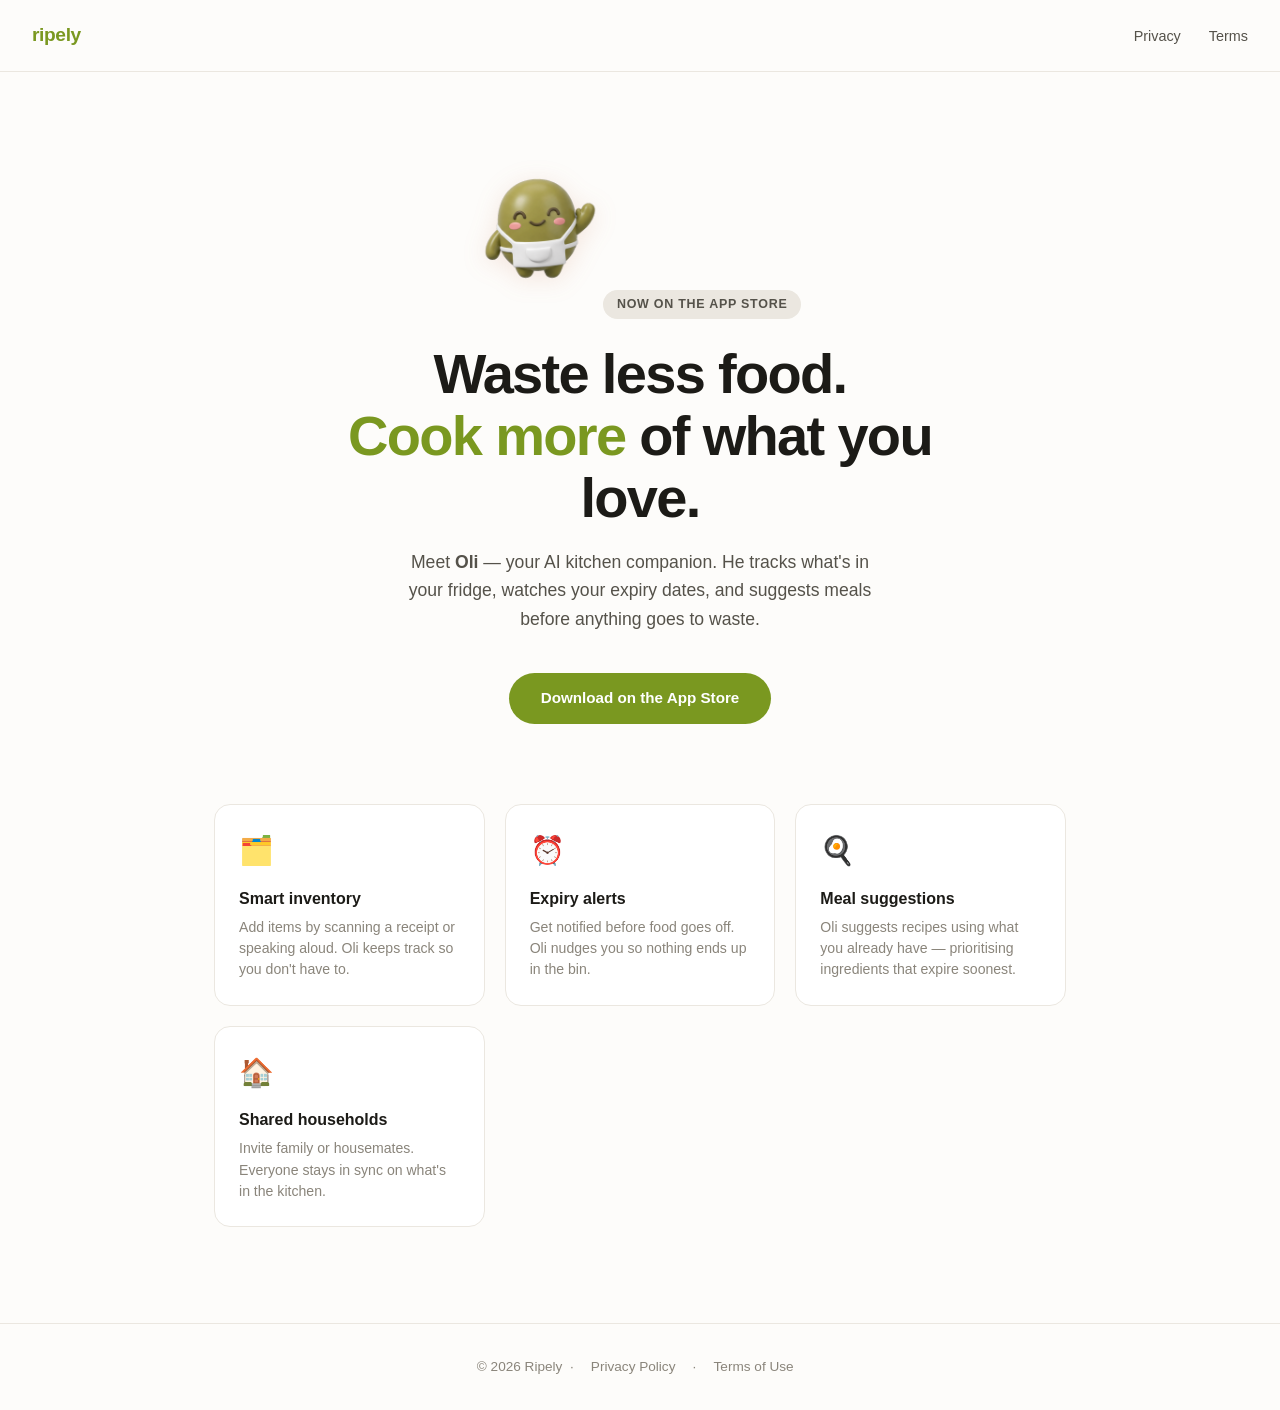
<file: index.html>
<!DOCTYPE html>
<html lang="en">
<head>
  <meta charset="UTF-8" />
  <meta name="viewport" content="width=device-width, initial-scale=1.0" />
  <title>Ripely — Eat it at its best</title>
  <meta name="description" content="Ripely tracks your kitchen, watches expiry dates, and suggests meals so you eat things at their ripest. Meet Oli, your kitchen companion." />
  <link rel="stylesheet" href="style.css" />
</head>
<body>

  <nav>
    <div class="nav-brand"><span>ripely</span></div>
    <ul>
      <li><a href="privacy/">Privacy</a></li>
      <li><a href="terms/">Terms</a></li>
    </ul>
  </nav>

  <section class="hero">
    <img src="oli.png" alt="Oli" class="oli-hero" />
    <div class="hero-badge">Now on the App Store</div>
    <h1>Waste less food.<br /><em>Cook more</em> of what you love.</h1>
    <p>Meet <strong>Oli</strong> — your AI kitchen companion. He tracks what's in your fridge, watches your expiry dates, and suggests meals before anything goes to waste.</p>
    <a href="https://apps.apple.com/ch/app/ripely-pantry-recipes/id6787160956?l=en-GB" class="btn">Download on the App Store</a>
  </section>

  <section class="features">
    <div class="feature-card">
      <div class="icon">🗂️</div>
      <h3>Smart inventory</h3>
      <p>Add items by scanning a receipt or speaking aloud. Oli keeps track so you don't have to.</p>
    </div>
    <div class="feature-card">
      <div class="icon">⏰</div>
      <h3>Expiry alerts</h3>
      <p>Get notified before food goes off. Oli nudges you so nothing ends up in the bin.</p>
    </div>
    <div class="feature-card">
      <div class="icon">🍳</div>
      <h3>Meal suggestions</h3>
      <p>Oli suggests recipes using what you already have — prioritising ingredients that expire soonest.</p>
    </div>
    <div class="feature-card">
      <div class="icon">🏠</div>
      <h3>Shared households</h3>
      <p>Invite family or housemates. Everyone stays in sync on what's in the kitchen.</p>
    </div>
  </section>

  <footer>
    <p>&copy; 2026 Ripely &nbsp;·&nbsp; <a href="privacy/">Privacy Policy</a> &nbsp;·&nbsp; <a href="terms/">Terms of Use</a></p>
  </footer>

</body>
</html>
</file>
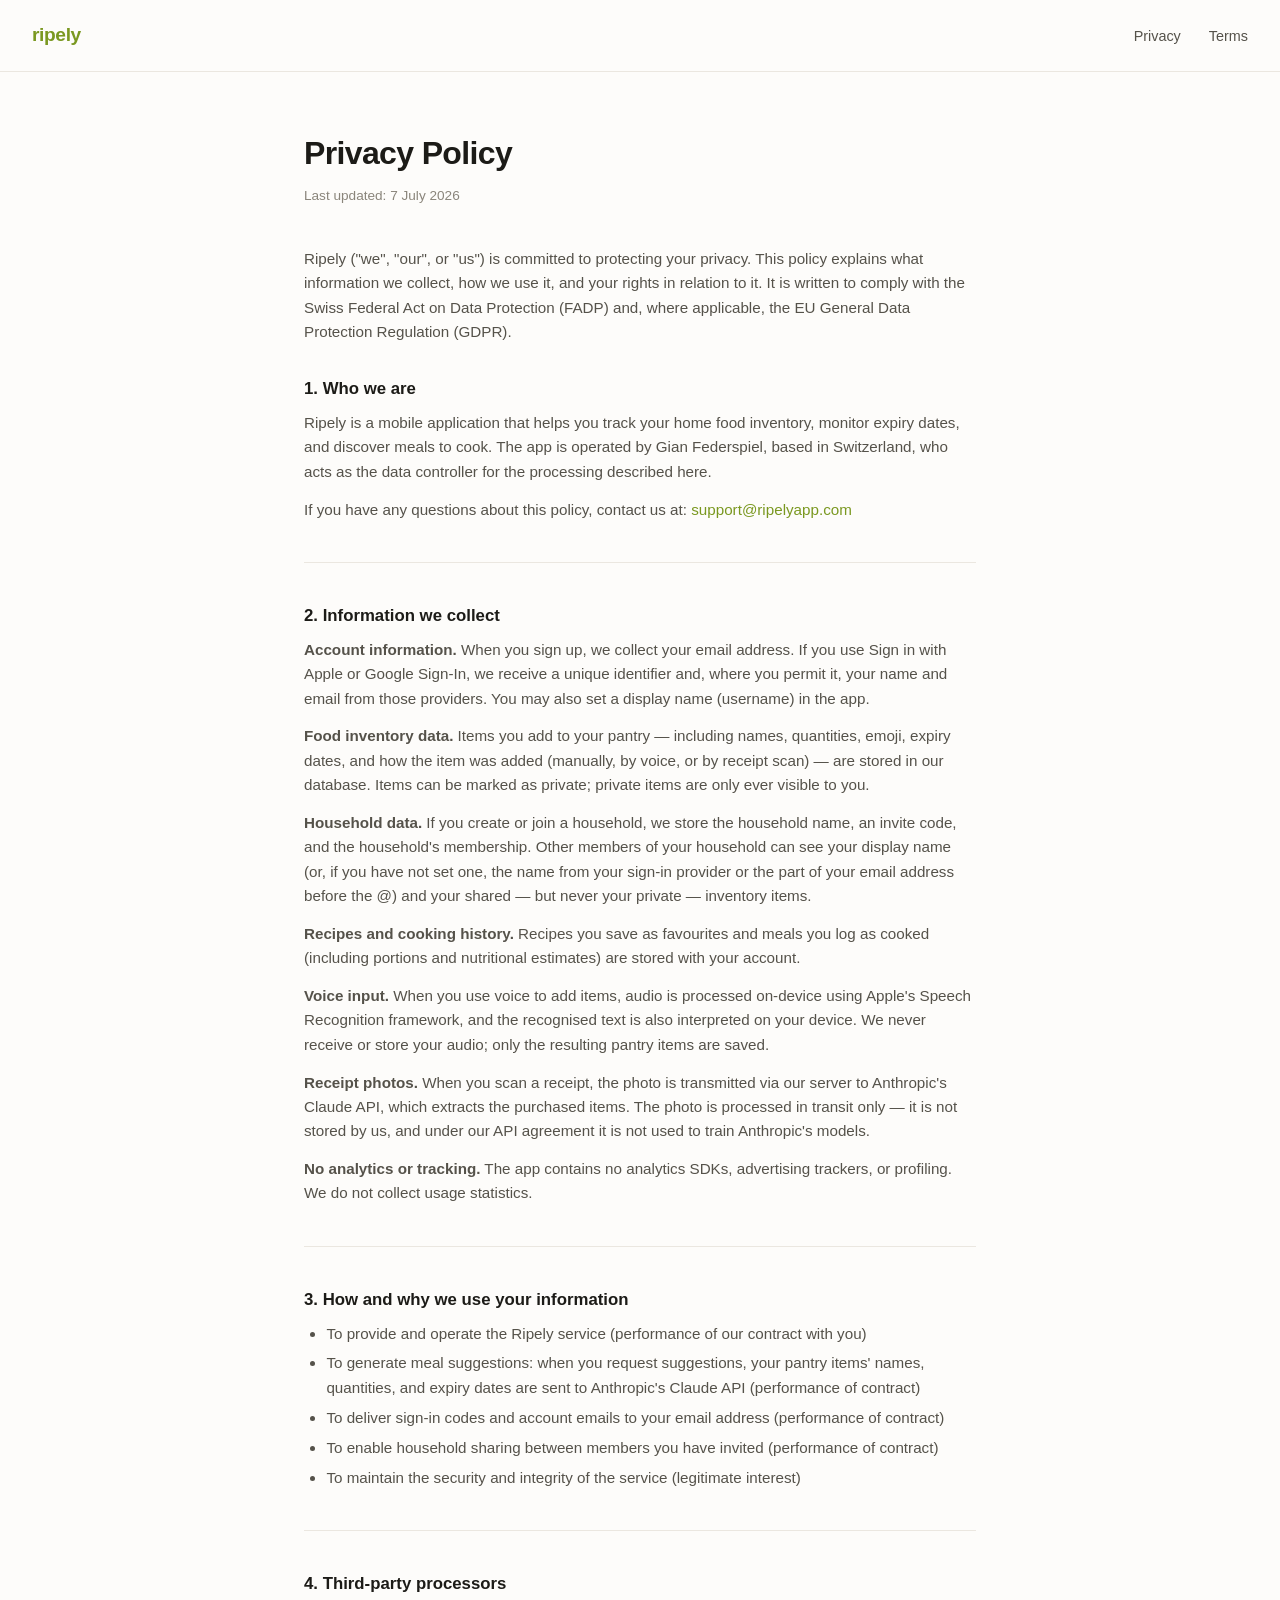
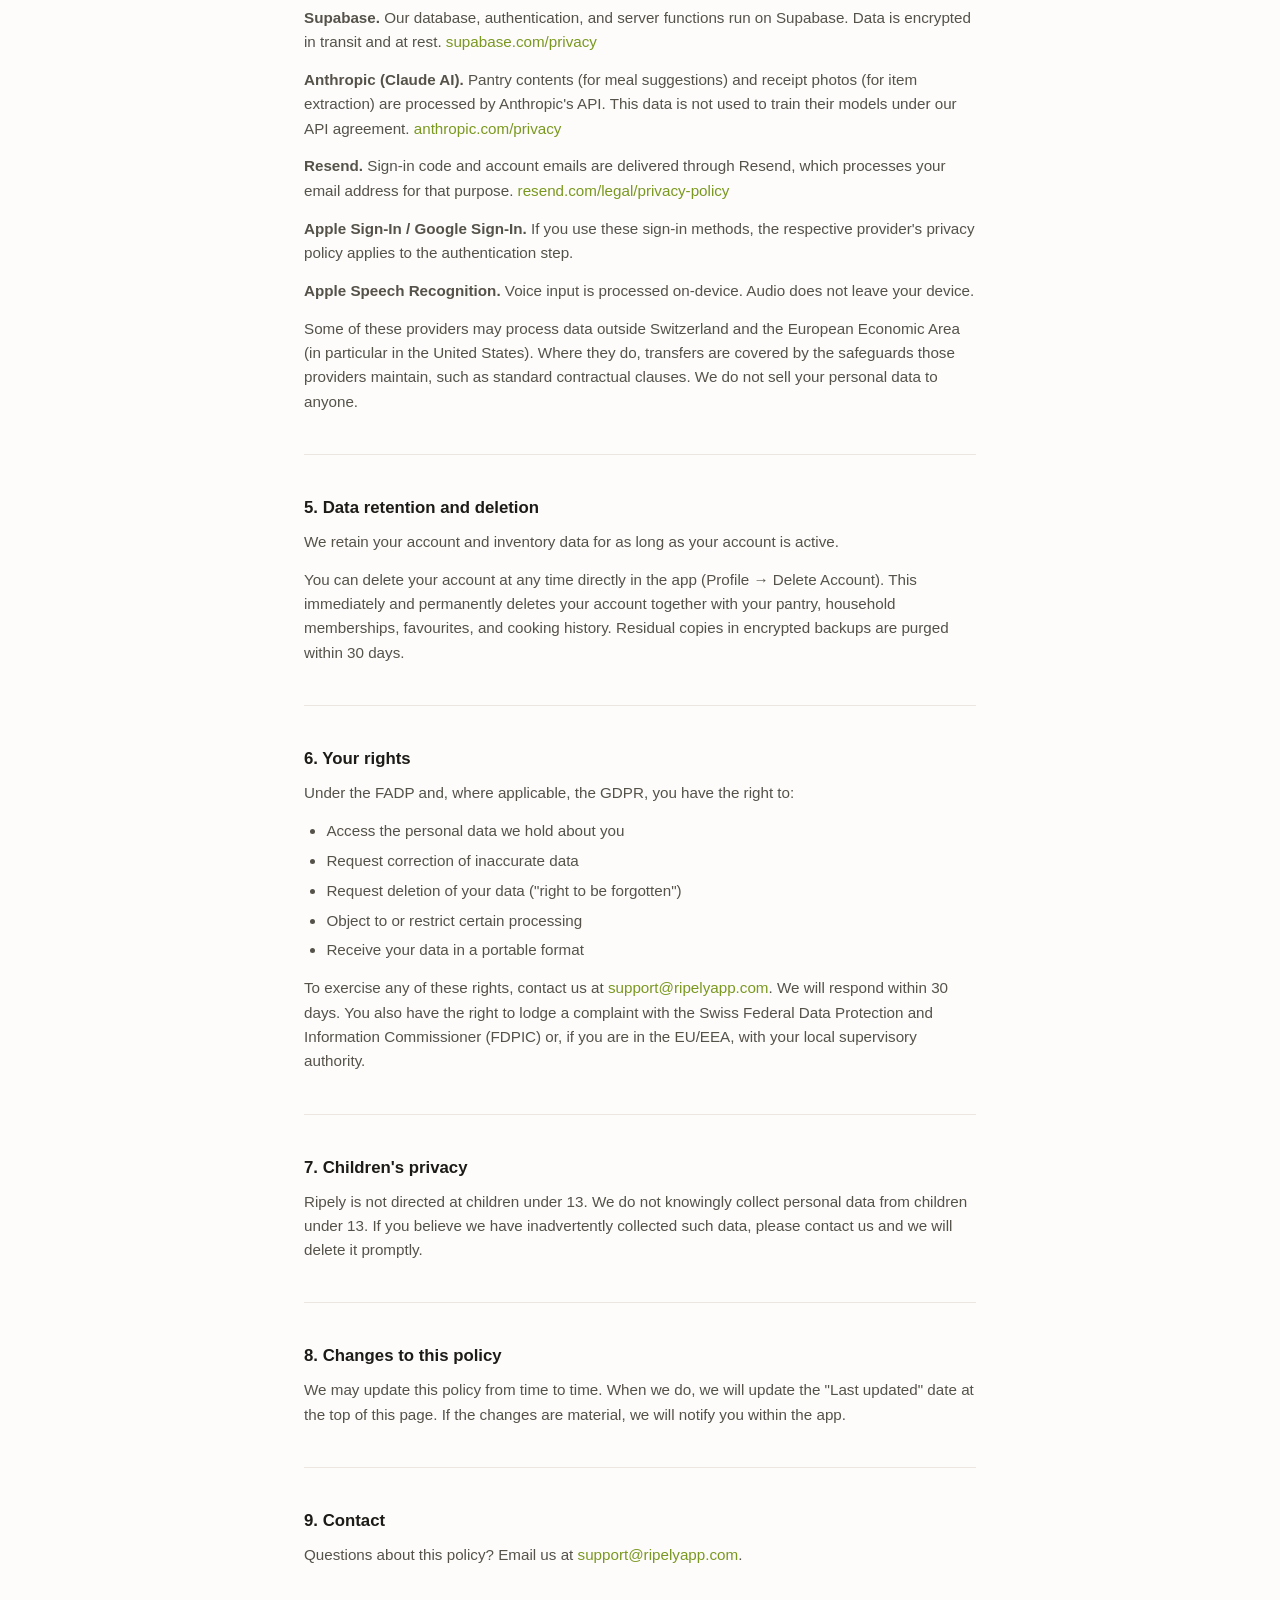
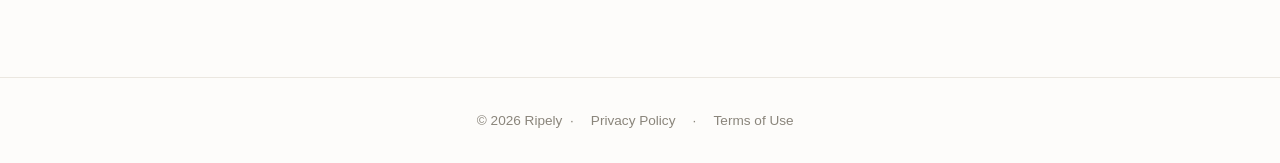
<file: privacy/index.html>
<!DOCTYPE html>
<html lang="en">
<head>
  <meta charset="UTF-8" />
  <meta name="viewport" content="width=device-width, initial-scale=1.0" />
  <title>Privacy Policy — Ripely</title>
  <link rel="stylesheet" href="../style.css" />
</head>
<body>

  <nav>
    <a class="nav-brand" href="../"><span>ripely</span></a>
    <ul>
      <li><a href="../privacy/">Privacy</a></li>
      <li><a href="../terms/">Terms</a></li>
    </ul>
  </nav>

  <div class="legal-wrap">
    <h1>Privacy Policy</h1>
    <p class="updated">Last updated: 7 July 2026</p>

    <p>Ripely ("we", "our", or "us") is committed to protecting your privacy. This policy explains what information we collect, how we use it, and your rights in relation to it. It is written to comply with the Swiss Federal Act on Data Protection (FADP) and, where applicable, the EU General Data Protection Regulation (GDPR).</p>

    <h2>1. Who we are</h2>
    <p>Ripely is a mobile application that helps you track your home food inventory, monitor expiry dates, and discover meals to cook. The app is operated by Gian Federspiel, based in Switzerland, who acts as the data controller for the processing described here.</p>
    <p>If you have any questions about this policy, contact us at: <a href="mailto:support@ripelyapp.com">support@ripelyapp.com</a></p>

    <hr class="section-divider" />

    <h2>2. Information we collect</h2>

    <p><strong>Account information.</strong> When you sign up, we collect your email address. If you use Sign in with Apple or Google Sign-In, we receive a unique identifier and, where you permit it, your name and email from those providers. You may also set a display name (username) in the app.</p>

    <p><strong>Food inventory data.</strong> Items you add to your pantry — including names, quantities, emoji, expiry dates, and how the item was added (manually, by voice, or by receipt scan) — are stored in our database. Items can be marked as private; private items are only ever visible to you.</p>

    <p><strong>Household data.</strong> If you create or join a household, we store the household name, an invite code, and the household's membership. Other members of your household can see your display name (or, if you have not set one, the name from your sign-in provider or the part of your email address before the @) and your shared — but never your private — inventory items.</p>

    <p><strong>Recipes and cooking history.</strong> Recipes you save as favourites and meals you log as cooked (including portions and nutritional estimates) are stored with your account.</p>

    <p><strong>Voice input.</strong> When you use voice to add items, audio is processed on-device using Apple's Speech Recognition framework, and the recognised text is also interpreted on your device. We never receive or store your audio; only the resulting pantry items are saved.</p>

    <p><strong>Receipt photos.</strong> When you scan a receipt, the photo is transmitted via our server to Anthropic's Claude API, which extracts the purchased items. The photo is processed in transit only — it is not stored by us, and under our API agreement it is not used to train Anthropic's models.</p>

    <p><strong>No analytics or tracking.</strong> The app contains no analytics SDKs, advertising trackers, or profiling. We do not collect usage statistics.</p>

    <hr class="section-divider" />

    <h2>3. How and why we use your information</h2>
    <ul>
      <li>To provide and operate the Ripely service (performance of our contract with you)</li>
      <li>To generate meal suggestions: when you request suggestions, your pantry items' names, quantities, and expiry dates are sent to Anthropic's Claude API (performance of contract)</li>
      <li>To deliver sign-in codes and account emails to your email address (performance of contract)</li>
      <li>To enable household sharing between members you have invited (performance of contract)</li>
      <li>To maintain the security and integrity of the service (legitimate interest)</li>
    </ul>

    <hr class="section-divider" />

    <h2>4. Third-party processors</h2>

    <p><strong>Supabase.</strong> Our database, authentication, and server functions run on Supabase. Data is encrypted in transit and at rest. <a href="https://supabase.com/privacy" target="_blank" rel="noopener">supabase.com/privacy</a></p>

    <p><strong>Anthropic (Claude AI).</strong> Pantry contents (for meal suggestions) and receipt photos (for item extraction) are processed by Anthropic's API. This data is not used to train their models under our API agreement. <a href="https://www.anthropic.com/privacy" target="_blank" rel="noopener">anthropic.com/privacy</a></p>

    <p><strong>Resend.</strong> Sign-in code and account emails are delivered through Resend, which processes your email address for that purpose. <a href="https://resend.com/legal/privacy-policy" target="_blank" rel="noopener">resend.com/legal/privacy-policy</a></p>

    <p><strong>Apple Sign-In / Google Sign-In.</strong> If you use these sign-in methods, the respective provider's privacy policy applies to the authentication step.</p>

    <p><strong>Apple Speech Recognition.</strong> Voice input is processed on-device. Audio does not leave your device.</p>

    <p>Some of these providers may process data outside Switzerland and the European Economic Area (in particular in the United States). Where they do, transfers are covered by the safeguards those providers maintain, such as standard contractual clauses. We do not sell your personal data to anyone.</p>

    <hr class="section-divider" />

    <h2>5. Data retention and deletion</h2>
    <p>We retain your account and inventory data for as long as your account is active.</p>
    <p>You can delete your account at any time directly in the app (Profile → Delete Account). This immediately and permanently deletes your account together with your pantry, household memberships, favourites, and cooking history. Residual copies in encrypted backups are purged within 30 days.</p>

    <hr class="section-divider" />

    <h2>6. Your rights</h2>
    <p>Under the FADP and, where applicable, the GDPR, you have the right to:</p>
    <ul>
      <li>Access the personal data we hold about you</li>
      <li>Request correction of inaccurate data</li>
      <li>Request deletion of your data ("right to be forgotten")</li>
      <li>Object to or restrict certain processing</li>
      <li>Receive your data in a portable format</li>
    </ul>
    <p>To exercise any of these rights, contact us at <a href="mailto:support@ripelyapp.com">support@ripelyapp.com</a>. We will respond within 30 days. You also have the right to lodge a complaint with the Swiss Federal Data Protection and Information Commissioner (FDPIC) or, if you are in the EU/EEA, with your local supervisory authority.</p>

    <hr class="section-divider" />

    <h2>7. Children's privacy</h2>
    <p>Ripely is not directed at children under 13. We do not knowingly collect personal data from children under 13. If you believe we have inadvertently collected such data, please contact us and we will delete it promptly.</p>

    <hr class="section-divider" />

    <h2>8. Changes to this policy</h2>
    <p>We may update this policy from time to time. When we do, we will update the "Last updated" date at the top of this page. If the changes are material, we will notify you within the app.</p>

    <hr class="section-divider" />

    <h2>9. Contact</h2>
    <p>Questions about this policy? Email us at <a href="mailto:support@ripelyapp.com">support@ripelyapp.com</a>.</p>
  </div>

  <footer>
    <p>&copy; 2026 Ripely &nbsp;·&nbsp; <a href="../privacy/">Privacy Policy</a> &nbsp;·&nbsp; <a href="../terms/">Terms of Use</a></p>
  </footer>

</body>
</html>
</file>
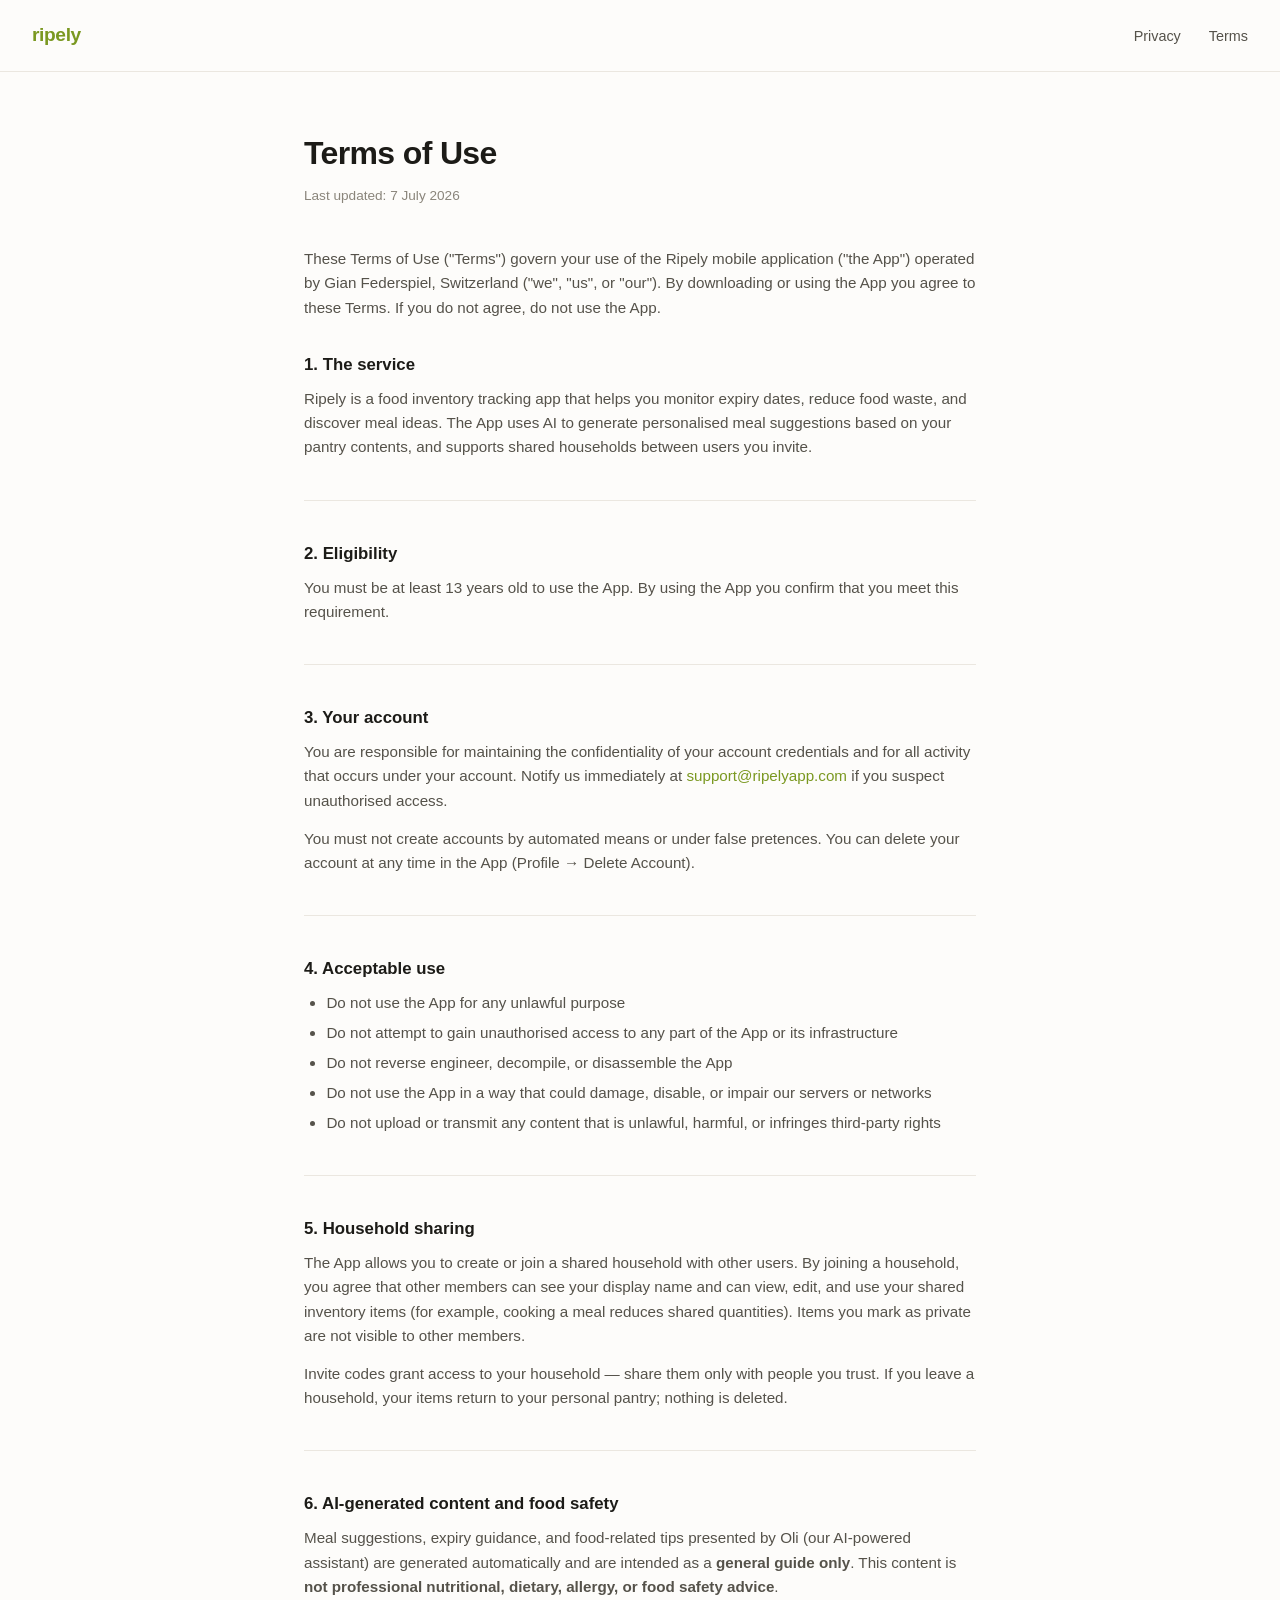
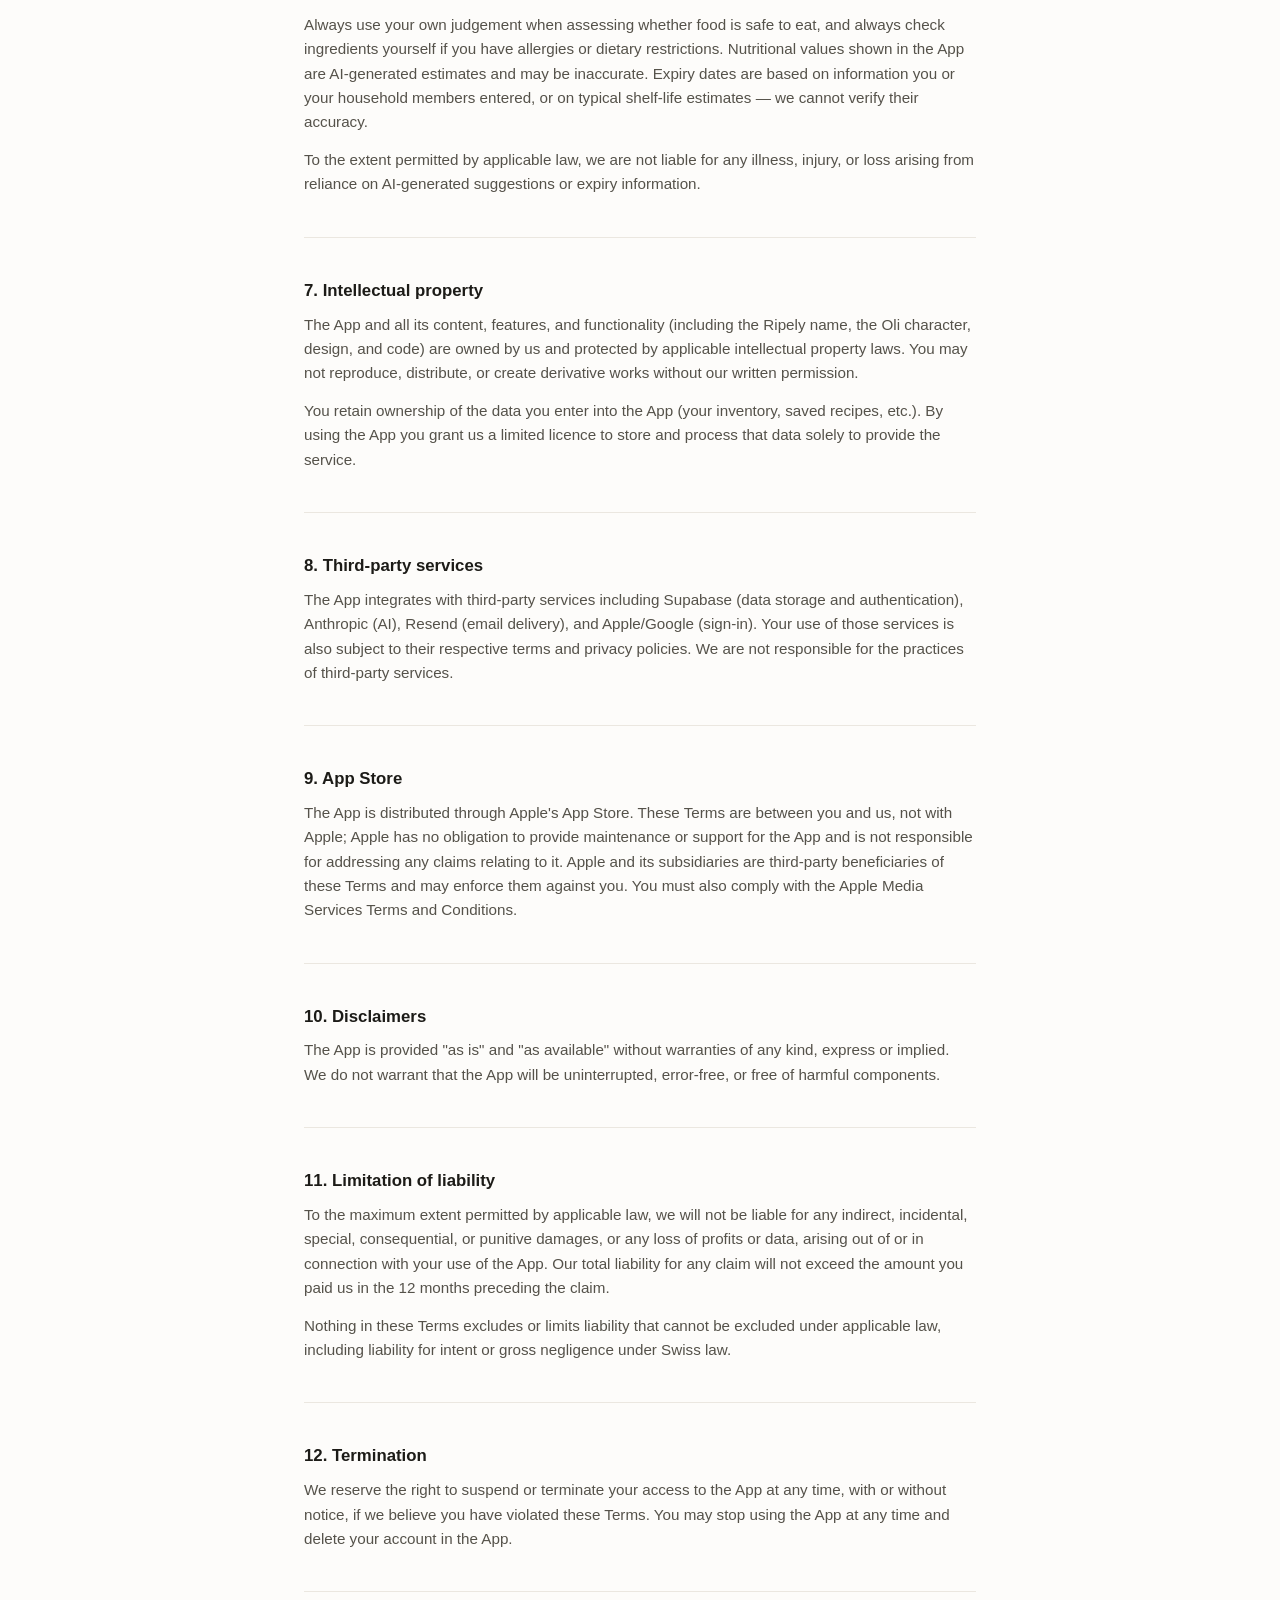
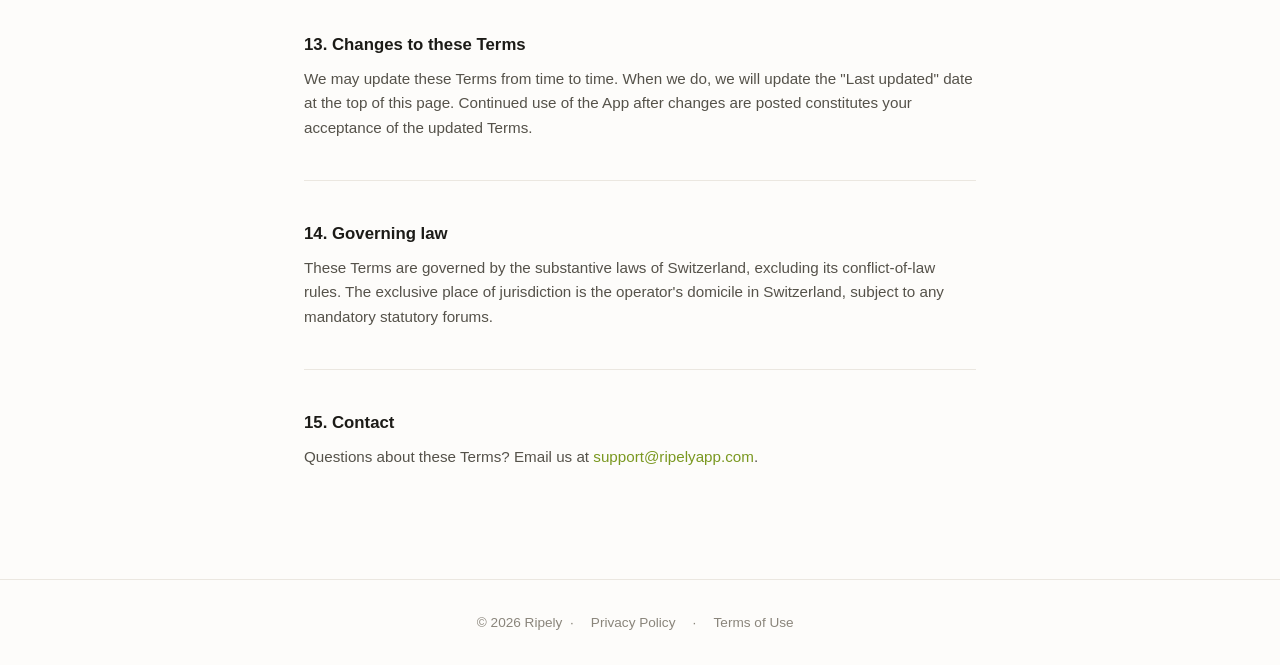
<file: terms/index.html>
<!DOCTYPE html>
<html lang="en">
<head>
  <meta charset="UTF-8" />
  <meta name="viewport" content="width=device-width, initial-scale=1.0" />
  <title>Terms of Use — Ripely</title>
  <link rel="stylesheet" href="../style.css" />
</head>
<body>

  <nav>
    <a class="nav-brand" href="../"><span>ripely</span></a>
    <ul>
      <li><a href="../privacy/">Privacy</a></li>
      <li><a href="../terms/">Terms</a></li>
    </ul>
  </nav>

  <div class="legal-wrap">
    <h1>Terms of Use</h1>
    <p class="updated">Last updated: 7 July 2026</p>

    <p>These Terms of Use ("Terms") govern your use of the Ripely mobile application ("the App") operated by Gian Federspiel, Switzerland ("we", "us", or "our"). By downloading or using the App you agree to these Terms. If you do not agree, do not use the App.</p>

    <h2>1. The service</h2>
    <p>Ripely is a food inventory tracking app that helps you monitor expiry dates, reduce food waste, and discover meal ideas. The App uses AI to generate personalised meal suggestions based on your pantry contents, and supports shared households between users you invite.</p>

    <hr class="section-divider" />

    <h2>2. Eligibility</h2>
    <p>You must be at least 13 years old to use the App. By using the App you confirm that you meet this requirement.</p>

    <hr class="section-divider" />

    <h2>3. Your account</h2>
    <p>You are responsible for maintaining the confidentiality of your account credentials and for all activity that occurs under your account. Notify us immediately at <a href="mailto:support@ripelyapp.com">support@ripelyapp.com</a> if you suspect unauthorised access.</p>
    <p>You must not create accounts by automated means or under false pretences. You can delete your account at any time in the App (Profile → Delete Account).</p>

    <hr class="section-divider" />

    <h2>4. Acceptable use</h2>
    <ul>
      <li>Do not use the App for any unlawful purpose</li>
      <li>Do not attempt to gain unauthorised access to any part of the App or its infrastructure</li>
      <li>Do not reverse engineer, decompile, or disassemble the App</li>
      <li>Do not use the App in a way that could damage, disable, or impair our servers or networks</li>
      <li>Do not upload or transmit any content that is unlawful, harmful, or infringes third-party rights</li>
    </ul>

    <hr class="section-divider" />

    <h2>5. Household sharing</h2>
    <p>The App allows you to create or join a shared household with other users. By joining a household, you agree that other members can see your display name and can view, edit, and use your shared inventory items (for example, cooking a meal reduces shared quantities). Items you mark as private are not visible to other members.</p>
    <p>Invite codes grant access to your household — share them only with people you trust. If you leave a household, your items return to your personal pantry; nothing is deleted.</p>

    <hr class="section-divider" />

    <h2>6. AI-generated content and food safety</h2>
    <p>Meal suggestions, expiry guidance, and food-related tips presented by Oli (our AI-powered assistant) are generated automatically and are intended as a <strong>general guide only</strong>. This content is <strong>not professional nutritional, dietary, allergy, or food safety advice</strong>.</p>
    <p>Always use your own judgement when assessing whether food is safe to eat, and always check ingredients yourself if you have allergies or dietary restrictions. Nutritional values shown in the App are AI-generated estimates and may be inaccurate. Expiry dates are based on information you or your household members entered, or on typical shelf-life estimates — we cannot verify their accuracy.</p>
    <p>To the extent permitted by applicable law, we are not liable for any illness, injury, or loss arising from reliance on AI-generated suggestions or expiry information.</p>

    <hr class="section-divider" />

    <h2>7. Intellectual property</h2>
    <p>The App and all its content, features, and functionality (including the Ripely name, the Oli character, design, and code) are owned by us and protected by applicable intellectual property laws. You may not reproduce, distribute, or create derivative works without our written permission.</p>
    <p>You retain ownership of the data you enter into the App (your inventory, saved recipes, etc.). By using the App you grant us a limited licence to store and process that data solely to provide the service.</p>

    <hr class="section-divider" />

    <h2>8. Third-party services</h2>
    <p>The App integrates with third-party services including Supabase (data storage and authentication), Anthropic (AI), Resend (email delivery), and Apple/Google (sign-in). Your use of those services is also subject to their respective terms and privacy policies. We are not responsible for the practices of third-party services.</p>

    <hr class="section-divider" />

    <h2>9. App Store</h2>
    <p>The App is distributed through Apple's App Store. These Terms are between you and us, not with Apple; Apple has no obligation to provide maintenance or support for the App and is not responsible for addressing any claims relating to it. Apple and its subsidiaries are third-party beneficiaries of these Terms and may enforce them against you. You must also comply with the Apple Media Services Terms and Conditions.</p>

    <hr class="section-divider" />

    <h2>10. Disclaimers</h2>
    <p>The App is provided "as is" and "as available" without warranties of any kind, express or implied. We do not warrant that the App will be uninterrupted, error-free, or free of harmful components.</p>

    <hr class="section-divider" />

    <h2>11. Limitation of liability</h2>
    <p>To the maximum extent permitted by applicable law, we will not be liable for any indirect, incidental, special, consequential, or punitive damages, or any loss of profits or data, arising out of or in connection with your use of the App. Our total liability for any claim will not exceed the amount you paid us in the 12 months preceding the claim.</p>
    <p>Nothing in these Terms excludes or limits liability that cannot be excluded under applicable law, including liability for intent or gross negligence under Swiss law.</p>

    <hr class="section-divider" />

    <h2>12. Termination</h2>
    <p>We reserve the right to suspend or terminate your access to the App at any time, with or without notice, if we believe you have violated these Terms. You may stop using the App at any time and delete your account in the App.</p>

    <hr class="section-divider" />

    <h2>13. Changes to these Terms</h2>
    <p>We may update these Terms from time to time. When we do, we will update the "Last updated" date at the top of this page. Continued use of the App after changes are posted constitutes your acceptance of the updated Terms.</p>

    <hr class="section-divider" />

    <h2>14. Governing law</h2>
    <p>These Terms are governed by the substantive laws of Switzerland, excluding its conflict-of-law rules. The exclusive place of jurisdiction is the operator's domicile in Switzerland, subject to any mandatory statutory forums.</p>

    <hr class="section-divider" />

    <h2>15. Contact</h2>
    <p>Questions about these Terms? Email us at <a href="mailto:support@ripelyapp.com">support@ripelyapp.com</a>.</p>
  </div>

  <footer>
    <p>&copy; 2026 Ripely &nbsp;·&nbsp; <a href="../privacy/">Privacy Policy</a> &nbsp;·&nbsp; <a href="../terms/">Terms of Use</a></p>
  </footer>

</body>
</html>
</file>
<file: style.css>
*, *::before, *::after { box-sizing: border-box; margin: 0; padding: 0; }

:root {
  /* Ripely design tokens v2.1 — mirrors the app's theme.js */
  --primary:    #7A9820;
  --primary-lt: #93B03B;
  --bg:         #FDFCFA;
  --bg-muted:   #F6F3EE;
  --border:     #EBE7E0;
  --ink:        #1C1B17;
  --ink-mid:    #55524A;
  --ink-lt:     #8A857B;
  --card:       #FFFFFF;
  --radius:     16px;
}

html { font-size: 16px; scroll-behavior: smooth; }

body {
  background: var(--bg);
  color: var(--ink);
  font-family: -apple-system, BlinkMacSystemFont, "Segoe UI", Roboto, sans-serif;
  line-height: 1.6;
  min-height: 100vh;
}

a { color: var(--primary); text-decoration: none; }
a:hover { text-decoration: underline; }

/* ── Nav ──────────────────────────────────────────────── */
nav {
  display: flex;
  align-items: center;
  justify-content: space-between;
  padding: 1.25rem 2rem;
  border-bottom: 1px solid var(--border);
  background: var(--bg);
  position: sticky;
  top: 0;
  z-index: 10;
}

.nav-brand {
  font-size: 1.2rem;
  font-weight: 700;
  color: var(--ink);
  letter-spacing: -0.02em;
}

.nav-brand span { color: var(--primary); }

nav ul {
  list-style: none;
  display: flex;
  gap: 1.75rem;
}

nav ul a {
  font-size: 0.9rem;
  color: var(--ink-mid);
  font-weight: 500;
}

nav ul a:hover { color: var(--primary); text-decoration: none; }

/* ── Hero ─────────────────────────────────────────────── */
.hero {
  text-align: center;
  padding: 6rem 1.5rem 5rem;
  max-width: 640px;
  margin: 0 auto;
}

.hero-badge {
  display: inline-block;
  background: var(--border);
  color: var(--ink-mid);
  font-size: 0.78rem;
  font-weight: 600;
  letter-spacing: 0.06em;
  text-transform: uppercase;
  padding: 0.3rem 0.85rem;
  border-radius: 99px;
  margin-bottom: 1.5rem;
}

.oli-hero {
  width: 120px;
  height: 120px;
  object-fit: contain;
  margin-bottom: 1.25rem;
  filter: drop-shadow(0 4px 12px rgba(196,98,58,0.15));
}

.hero h1 {
  font-size: clamp(2.4rem, 6vw, 3.5rem);
  font-weight: 800;
  letter-spacing: -0.03em;
  line-height: 1.1;
  color: var(--ink);
  margin-bottom: 1.25rem;
}

.hero h1 em {
  font-style: normal;
  color: var(--primary);
}

.hero p {
  font-size: 1.1rem;
  color: var(--ink-mid);
  max-width: 480px;
  margin: 0 auto 2.5rem;
}

.btn {
  display: inline-block;
  background: var(--primary);
  color: #fff;
  padding: 0.85rem 2rem;
  border-radius: 99px;
  font-weight: 600;
  font-size: 0.95rem;
  transition: background 0.15s;
}

.btn:hover { background: var(--primary-lt); text-decoration: none; }

.btn-outline {
  background: transparent;
  color: var(--primary);
  border: 1.5px solid var(--primary);
  margin-left: 0.75rem;
}

.btn-outline:hover { background: var(--border); }

/* ── Features ─────────────────────────────────────────── */
.features {
  display: grid;
  grid-template-columns: repeat(auto-fit, minmax(220px, 1fr));
  gap: 1.25rem;
  max-width: 900px;
  margin: 0 auto;
  padding: 0 1.5rem 6rem;
}

.feature-card {
  background: var(--card);
  border: 1px solid var(--border);
  border-radius: var(--radius);
  padding: 1.5rem;
}

.feature-card .icon { font-size: 1.75rem; margin-bottom: 0.75rem; }
.feature-card h3 { font-size: 1rem; font-weight: 700; margin-bottom: 0.35rem; color: var(--ink); }
.feature-card p { font-size: 0.88rem; color: var(--ink-lt); line-height: 1.5; }

/* ── Footer ───────────────────────────────────────────── */
footer {
  border-top: 1px solid var(--border);
  padding: 2rem 1.5rem;
  text-align: center;
  font-size: 0.85rem;
  color: var(--ink-lt);
}

footer a { color: var(--ink-lt); margin: 0 0.6rem; }
footer a:hover { color: var(--primary); }

/* ── Legal pages ──────────────────────────────────────── */
.legal-wrap {
  max-width: 720px;
  margin: 0 auto;
  padding: 3.5rem 1.5rem 6rem;
}

.legal-wrap h1 {
  font-size: 2rem;
  font-weight: 800;
  letter-spacing: -0.02em;
  margin-bottom: 0.4rem;
}

.legal-wrap .updated {
  font-size: 0.85rem;
  color: var(--ink-lt);
  margin-bottom: 2.5rem;
}

.legal-wrap h2 {
  font-size: 1.05rem;
  font-weight: 700;
  color: var(--ink);
  margin: 2rem 0 0.5rem;
}

.legal-wrap p { font-size: 0.95rem; color: var(--ink-mid); margin-bottom: 0.85rem; }
.legal-wrap ul { padding-left: 1.4rem; margin-bottom: 0.85rem; }
.legal-wrap li { font-size: 0.95rem; color: var(--ink-mid); margin-bottom: 0.35rem; }

.legal-wrap .section-divider {
  border: none;
  border-top: 1px solid var(--border);
  margin: 2.5rem 0;
}
</file>
